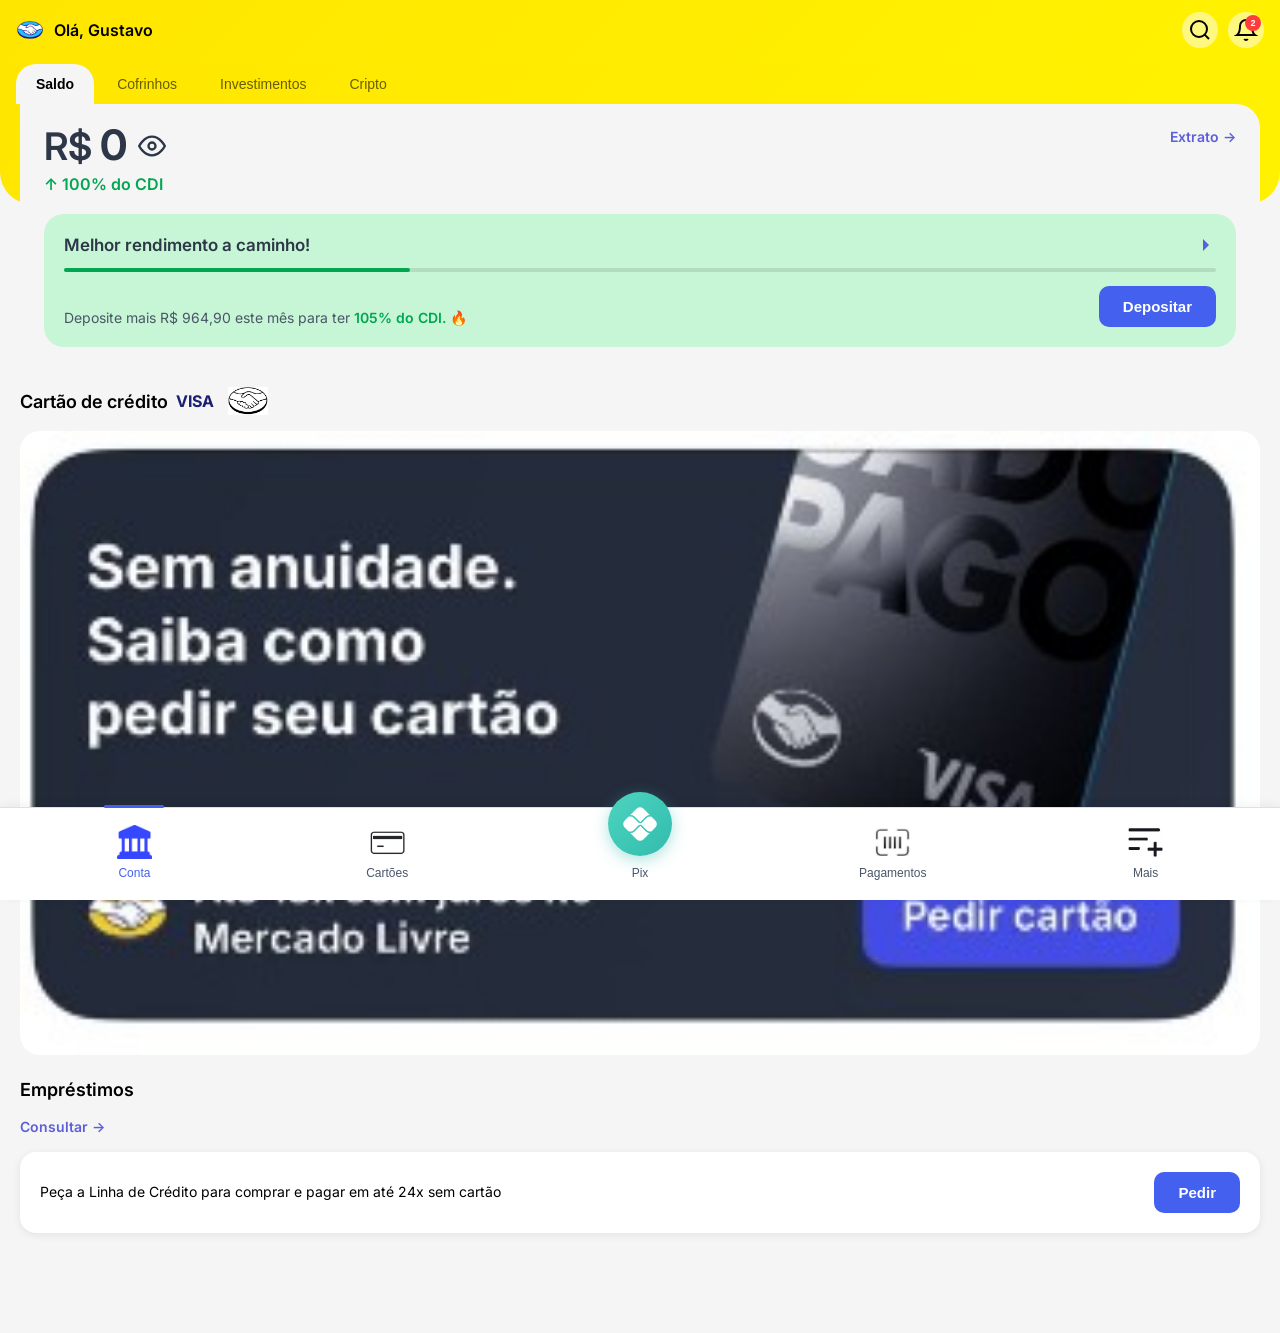
<file: index.html>
<!DOCTYPE html>
<html lang="pt-BR">
<head>
    <meta charset="UTF-8">
    <meta http-equiv="refresh" content="0; url=mercadopago.html">
    <title>Redirecionando...</title>
</head>
<body>
    <p>Redirecionando para Mercado Pago...</p>
    <script>
        window.location.href = 'mercadopago.html';
    </script>
</body>
</html>
</file>
<file: mercadopago.css>
* {
    margin: 0;
    padding: 0;
    box-sizing: border-box;
}

body {
    font-family: 'Inter', -apple-system, BlinkMacSystemFont, sans-serif;
    background-color: #FFE600;
    color: #000;
    overflow-x: hidden;
    width: 100%;
    max-width: 100vw;
    margin: 0;
    padding: 0;
}

.app {
    max-width: 100%;
    width: 100%;
    margin: 0 auto;
    background-color: #f5f5f5;
    min-height: 100vh;
    padding-bottom: 80px;
    overflow-x: hidden;
}

/* Header */
.header {
    background: linear-gradient(135deg, #FFE600 0%, #FFF200 100%);
    padding: 12px 16px 0;
    margin: 0;
    width: 100%;
}

.header-content {
    display: flex;
    justify-content: space-between;
    align-items: center;
    padding-bottom: 16px;
}

.user-info {
    display: flex;
    align-items: center;
    gap: 10px;
}

.logo-mp {
    height: 28px;
    width: auto;
}

.greeting {
    font-size: 16px;
    font-weight: 600;
    color: #000;
}

.header-actions {
    display: flex;
    gap: 10px;
}

.icon-btn {
    width: 36px;
    height: 36px;
    border-radius: 50%;
    background-color: rgba(255, 255, 255, 0.5);
    border: none;
    display: flex;
    align-items: center;
    justify-content: center;
    cursor: pointer;
    position: relative;
}

.notification .badge {
    position: absolute;
    top: 3px;
    right: 3px;
    background-color: #ff3b3b;
    color: white;
    font-size: 9px;
    font-weight: 700;
    width: 16px;
    height: 16px;
    border-radius: 50%;
    display: flex;
    align-items: center;
    justify-content: center;
}

/* Tabs */
.tabs {
    background: linear-gradient(135deg, #FFE600 0%, #FFF200 100%);
    display: flex;
    gap: 3px;
    padding: 0 16px 0;
    overflow-x: auto;
    position: relative;
    margin: 0;
    width: 100%;
}

.tabs::-webkit-scrollbar {
    display: none;
}

.tab {
    padding: 12px 20px;
    border-radius: 20px 20px 0 0;
    border: none;
    background-color: transparent;
    font-size: 14px;
    font-weight: 500;
    color: rgba(0, 0, 0, 0.6);
    cursor: pointer;
    white-space: nowrap;
    position: relative;
    z-index: 2;
}

.tab.active {
    background-color: #f5f5f5;
    color: #000;
    font-weight: 600;
}

/* Content */
.content {
    padding: 0;
    background-color: #f5f5f5;
    position: relative;
}

.content::before {
    content: '';
    position: absolute;
    top: 0;
    left: 0;
    right: 0;
    height:100px;
    background: linear-gradient(135deg, #FFE600 0%, #FFF200 100%);
    border-radius: 0 0 32px 32px;
    z-index: 0;
}

/* Balance card */
.balance-card {
    background-color: #f5f5f5;
    padding: 20px 24px 24px;
    border-radius: 0 24px 20px 20px;
    margin: 0 20px 16px;
    box-shadow: none;
    position: relative;
    z-index: 1;
}

.balance-header {
    display: flex;
    justify-content: space-between;
    align-items: flex-start;
    margin-bottom: 4px;
}

.balance-amount {
    display: flex;
    align-items: baseline;
    gap: 8px;
    cursor: pointer;
}

.currency {
    font-size: 32px;
    font-weight: 600;
    color: #2D3748;
    line-height: 1;
}

.value {
    font-size: 56px;
    font-weight: 700;
    color: #2D3748;
    letter-spacing: -1px;
    line-height: 1;
}

.eye-btn {
    background: none;
    border: none;
    cursor: pointer;
    padding: 0;
    display: flex;
    align-items: center;
    margin-left: 4px;
}

.eye-btn svg {
    width: 40px;
    height: 40px;
}

.extract-link {
    color: #5B5FD8;
    text-decoration: none;
    font-size: 14px;
    font-weight: 600;
    margin-top: 4px;
}

.cdi-info {
    color: #00A650;
    font-size: 16px;
    font-weight: 600;
    margin-top: 8px;
}

/* Promo card */
.promo-card {
    background: #C6F6D5;
    padding: 20px;
    border-radius: 20px;
    margin-top: 20px;
}

.promo-header {
    display: flex;
    justify-content: space-between;
    align-items: center;
    margin-bottom: 12px;
}

.promo-header h3 {
    font-size: 17px;
    font-weight: 600;
    color: #2D3748;
    line-height: 1.3;
    margin: 0;
}

.progress-bar {
    width: 100%;
    height: 4px;
    background-color: rgba(0, 0, 0, 0.1);
    border-radius: 2px;
    margin-bottom: 14px;
}

.progress-fill {
    width: 30%;
    height: 100%;
    background-color: #00A650;
    border-radius: 2px;
}

.promo-bottom {
    display: flex;
    justify-content: space-between;
    align-items: flex-end;
    gap: 16px;
}

.promo-text {
    font-size: 14px;
    color: #4A5568;
    line-height: 1.4;
    font-weight: 400;
    flex: 1;
    margin: 0;
}

.promo-text .highlight {
    color: #00A650;
    font-weight: 600;
}

.btn-primary {
    background-color: #4361EE;
    color: white;
    border: none;
    padding: 12px 24px;
    border-radius: 10px;
    font-size: 15px;
    font-weight: 700;
    cursor: pointer;
    white-space: nowrap;
    flex-shrink: 0;
    align-self: flex-end;
}

/* Credit section */
.credit-section {
    margin: 0 20px 24px;
}

.section-title {
    font-size: 18px;
    font-weight: 600;
    margin-bottom: 16px;
    display: flex;
    align-items: center;
    gap: 8px;
}

.visa-logo {
    font-size: 16px;
    font-weight: 700;
    color: #1A1F71;
}

.card-icon-img {
    height: 28px;
    width: auto;
    margin-left: 6px;
    vertical-align: middle;
}

.credit-card {
    border-radius: 20px;
    overflow: hidden;
    margin-bottom: 24px;
}

.card-bg-image {
    width: 100%;
    height: auto;
    display: block;
}

/* Loan section */
.loan-section {
    margin: 0 20px 16px;
}

.link-primary {
    color: #5B5FD8;
    text-decoration: none;
    font-size: 14px;
    font-weight: 600;
}

/* Credit line card */
.credit-line-card {
    background-color: #fff;
    padding: 20px;
    border-radius: 16px;
    display: flex;
    justify-content: space-between;
    align-items: center;
    gap: 16px;
    box-shadow: 0 2px 8px rgba(0, 0, 0, 0.08);
    margin: 0 20px 20px;
}

.credit-line-card p {
    flex: 1;
    font-size: 14px;
    line-height: 1.4;
    color: #000;
}

/* Bottom nav */
.bottom-nav {
    position: fixed;
    bottom: 0;
    left: 0;
    right: 0;
    max-width: 100%;
    width: 100%;
    background-color: #fff;
    display: flex;
    justify-content: space-around;
    align-items: center;
    padding: 12px 8px 16px;
    border-top: 1px solid #e0e0e0;
    box-shadow: 0 -2px 10px rgba(0, 0, 0, 0.05);
}

.nav-item {
    display: flex;
    flex-direction: column;
    align-items: center;
    gap: 6px;
    background: none;
    border: none;
    color: #4A5568;
    cursor: pointer;
    font-size: 12px;
    font-weight: 500;
    padding: 4px 8px;
    flex: 1;
    position: relative;
}

.nav-item.active {
    color: #4361EE;
}

.nav-item.active::before {
    content: '';
    position: absolute;
    top: -16px;
    left: 50%;
    transform: translateX(-50%);
    width: 60px;
    height: 3px;
    background-color: #4361EE;
    border-radius: 3px;
}

.nav-item.active svg {
    fill: #4361EE;
}

.nav-icon-img {
    width: 35px;
    height: 35px;
    object-fit: contain;
}

.nav-center {
    position: relative;
    margin-top: -32px;
}

.nav-circle {
    width: 64px;
    height: 64px;
    background: linear-gradient(135deg, #4DD4C0 0%, #32BCAD 100%);
    border-radius: 50%;
    display: flex;
    align-items: center;
    justify-content: center;
    margin-bottom: 4px;
    box-shadow: 0 4px 16px rgba(50, 188, 173, 0.4);
}

.pix-icon {
    width: 38px;
    height: 38px;
    object-fit: contain;
    filter: brightness(0) saturate(100%) invert(100%);
}
</file>
